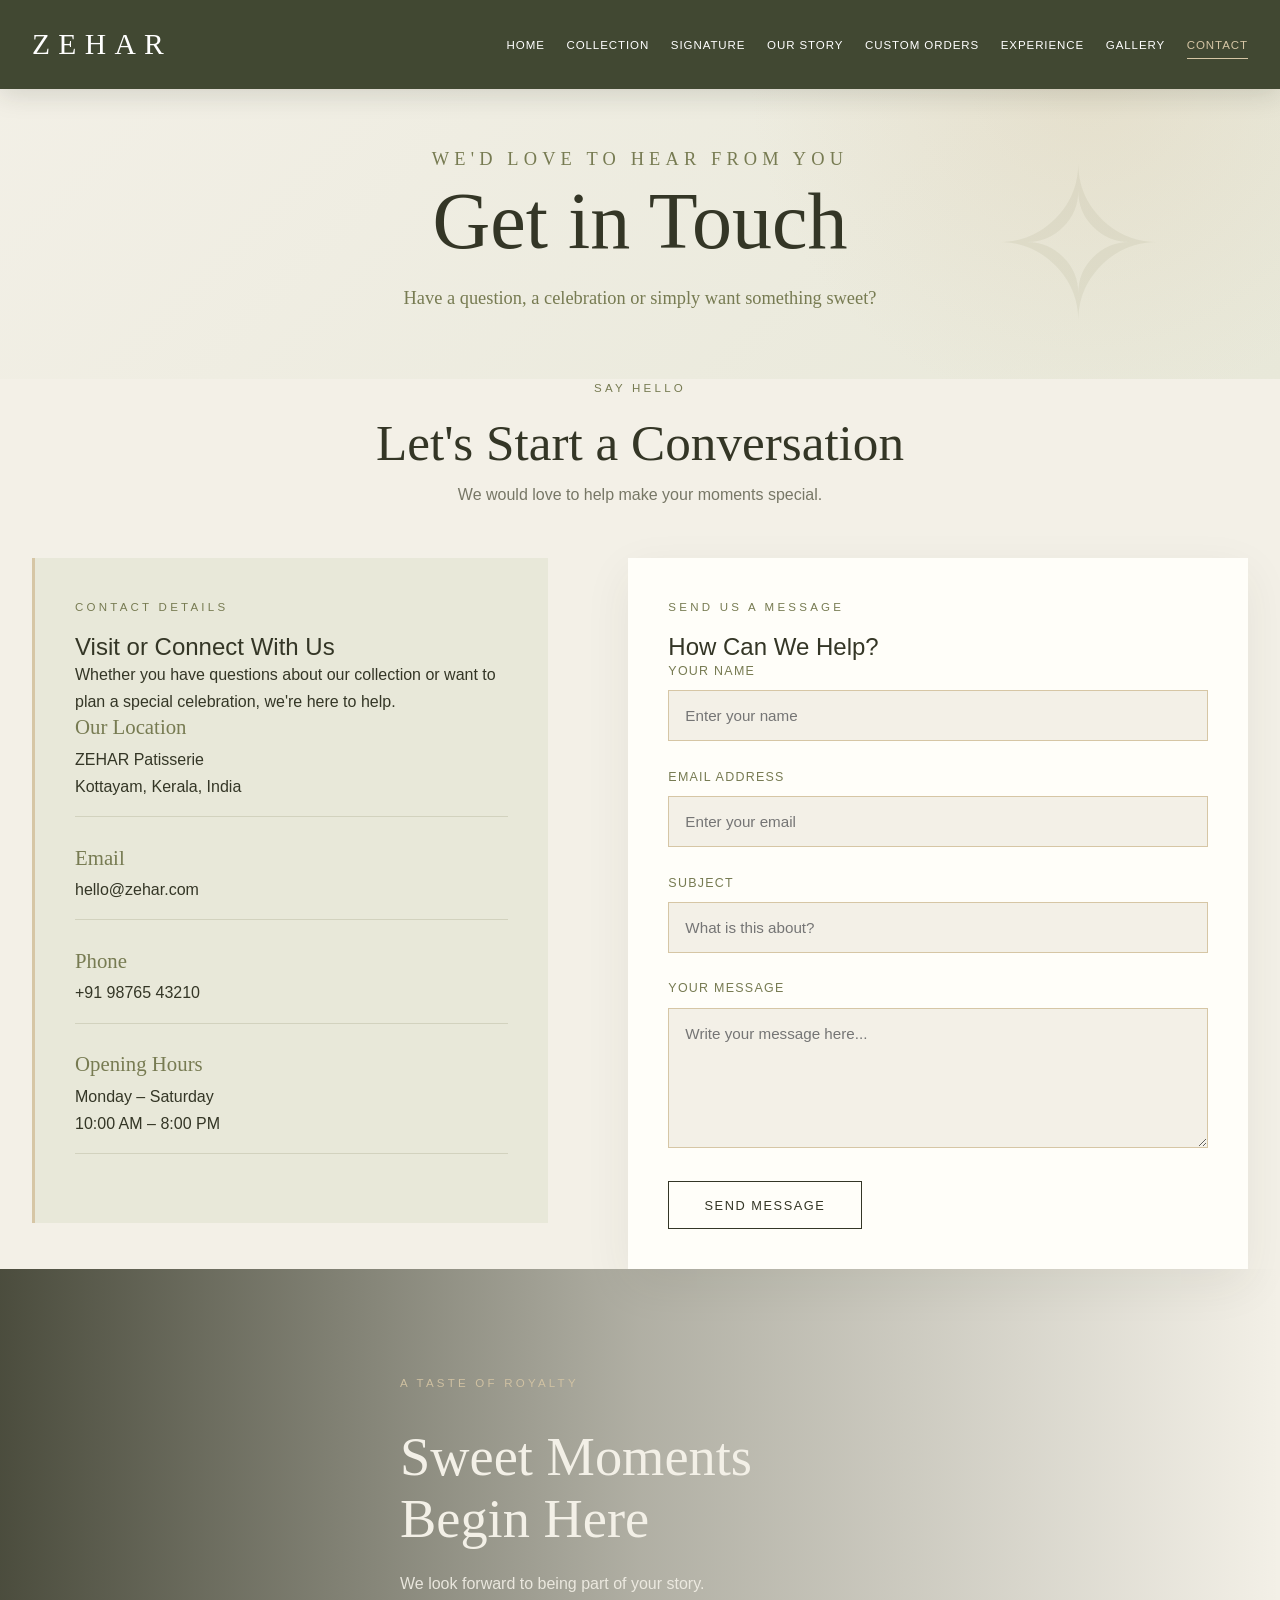
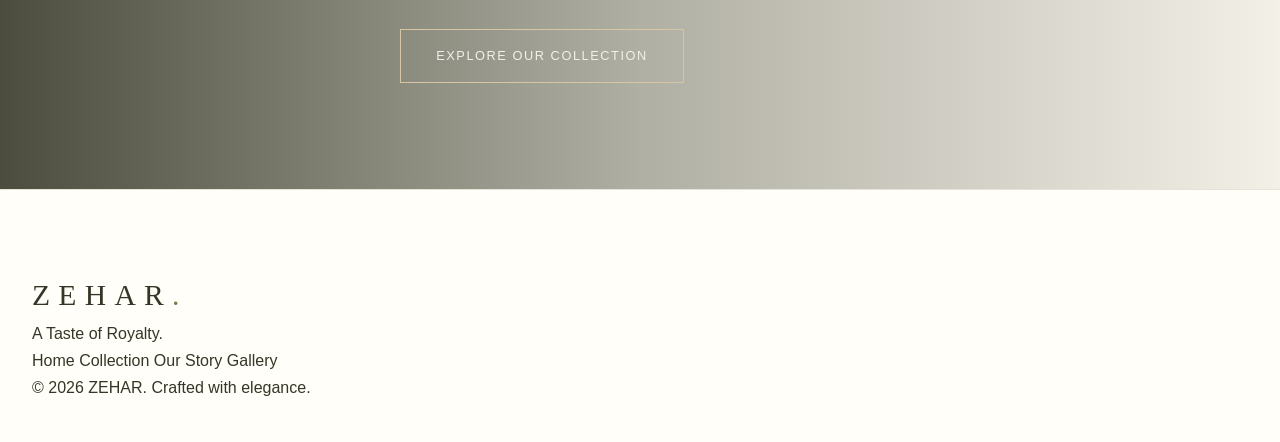
<file: contact.html>
<!DOCTYPE html>
<html lang="en">
<head>
    <meta charset="UTF-8">
    <meta name="viewport" content="width=device-width, initial-scale=1.0">
    <title>Contact | ZE­HAR</title>
    <link rel="stylesheet" href="styles.css">
</head>
<body>

    <!-- Navigation -->
    
<header class="navbar">
    <div class="nav-inner">
        <a href="index.html" class="logo">ZE<span>­</span>HAR</a>

        <nav>
            <ul class="nav-links">
                <li><a href="index.html">Home</a></li>
                <li><a href="menu.html">Collection</a></li>
                <li><a href="signature.html">Signature</a></li>
                <li><a href="about.html">Our Story</a></li>
                <li><a href="orders.html">Custom Orders</a></li>
                <li><a href="experience.html">Experience</a></li>
                <li><a href="gallery.html">Gallery</a></li>
                <li><a href="contact.html">Contact</a></li>
            </ul>
        </nav>

        <button class="nav-toggle" aria-label="Toggle menu">
            <span></span><span></span><span></span>
        </button>
    </div>
</header>


    <!-- Hero -->
    <section class="page-hero">
        <div class="container">
            <p class="section-eyebrow">We'd Love to Hear From You</p>
            <h1>Get in Touch</h1>
            <p>Have a question, a celebration or simply want something sweet?</p>
        </div>
    </section>

    <!-- Contact Section -->
    <section class="section-padding">
        <div class="container">

            <div class="section-heading">
                <p class="section-eyebrow">Say Hello</p>
                <h2>Let's Start a Conversation</h2>
                <p>We would love to help make your moments special.</p>
            </div>

            <div class="contact-grid">

                <!-- Contact Information -->
                <div class="contact-info">
                    <p class="section-eyebrow">Contact Details</p>
                    <h2>Visit or Connect With Us</h2>
                    <p>
                        Whether you have questions about our collection
                        or want to plan a special celebration, we're here
                        to help.
                    </p>

                    <div class="contact-detail">
                        <h3>Our Location</h3>
                        <p>ZE­HAR Patisserie<br>Kottayam, Kerala, India</p>
                    </div>

                    <div class="contact-detail">
                        <h3>Email</h3>
                        <p>hello@zehar.com</p>
                    </div>

                    <div class="contact-detail">
                        <h3>Phone</h3>
                        <p>+91 98765 43210</p>
                    </div>

                    <div class="contact-detail">
                        <h3>Opening Hours</h3>
                        <p>Monday – Saturday<br>10:00 AM – 8:00 PM</p>
                    </div>
                </div>

                <!-- Contact Form -->
                <div class="contact-form">
                    <p class="section-eyebrow">Send Us a Message</p>
                    <h2>How Can We Help?</h2>

                    <form data-validate>
                        <div class="form-group">
                            <label for="contact-name">Your Name</label>
                            <input type="text" id="contact-name"
                                   name="name" placeholder="Enter your name" required>
                        </div>

                        <div class="form-group">
                            <label for="contact-email">Email Address</label>
                            <input type="email" id="contact-email"
                                   name="email" placeholder="Enter your email" required>
                        </div>

                        <div class="form-group">
                            <label for="contact-subject">Subject</label>
                            <input type="text" id="contact-subject"
                                   name="subject" placeholder="What is this about?" required>
                        </div>

                        <div class="form-group">
                            <label for="contact-message">Your Message</label>
                            <textarea id="contact-message" name="message"
                                      rows="5" placeholder="Write your message here..."
                                      required></textarea>
                        </div>

                        <button type="submit" class="btn">Send Message</button>
                    </form>
                </div>

            </div>
        </div>
    </section>

    <!-- Closing Banner -->
    <section class="seasonal-banner">
        <div class="overlay"></div>
        <div class="container seasonal-content">
            <p class="section-eyebrow">A Taste of Royalty</p>
            <h2>Sweet Moments Begin Here</h2>
            <p>We look forward to being part of your story.</p>
            <a href="menu.html" class="btn">Explore Our Collection</a>
        </div>
    </section>

    <!-- Footer -->
    <footer class="footer">
        <div class="container footer-content">
            <div>
                <a href="index.html" class="logo">ZE­HAR<span>.</span></a>
                <p>A Taste of Royalty.</p>
            </div>

            <div class="footer-links">
                <a href="index.html">Home</a>
                <a href="menu.html">Collection</a>
                <a href="about.html">Our Story</a>
                <a href="gallery.html">Gallery</a>
            </div>

            <p class="copyright">
                © 2026 ZE­HAR. Crafted with elegance.
            </p>
        </div>
    </footer>

    <script src="script.js"></script>
</body>
</html>
</file>
<file: styles.css>
/* ============================================================
   ZE­HAR — Soft Organic Luxury Pastry Website
   Colour Palette
   Warm ivory: #F3F0E7
   Muted olive: #777B52
   Soft sage:   #A6AA8A
   Champagne:   #D6C6A5
   Deep moss:   #343626
   ============================================================ */

:root {
  --ivory: #F3F0E7;
  --olive: #777B52;
  --sage: #A6AA8A;
  --champagne: #D6C6A5;
  --moss: #343626;
  --white: #FFFEF9;
  --soft-shadow: 0 20px 60px rgba(52, 54, 38, 0.08);
  --transition: 0.4s cubic-bezier(0.25, 0.46, 0.45, 0.94);
}

*,
*::before,
*::after {
  margin: 0;
  padding: 0;
  box-sizing: border-box;
}

html {
  scroll-behavior: smooth;
  font-size: 16px;
}

body {
  font-family: 'DM Sans', sans-serif;
  background-color: var(--ivory);
  color: var(--moss);
  line-height: 1.7;
  overflow-x: hidden;
  -webkit-font-smoothing: antialiased;
}

img {
  max-width: 100%;
  height: auto;
  display: block;
}

a {
  text-decoration: none;
  color: inherit;
  transition: var(--transition);
}

ul {
  list-style: none;
}

.container {
  width: 100%;
  max-width: 1280px;
  margin: 0 auto;
  padding: 0 2rem;
}

/* ---------- Typography ---------- */
.font-serif {
  font-family: 'Cormorant Garamond', serif;
}

.font-display {
  font-family: 'Playfair Display', serif;
}

.font-sans {
  font-family: 'DM Sans', sans-serif;
}

h1, h2, h3, h4 {
  font-weight: 400;
  line-height: 1.15;
}

/* ---------- Buttons ---------- */
.btn {
  display: inline-flex;
  align-items: center;
  gap: 0.6rem;
  padding: 0.95rem 2.2rem;
  font-family: 'DM Sans', sans-serif;
  font-size: 0.8rem;
  font-weight: 500;
  letter-spacing: 0.12em;
  text-transform: uppercase;
  border: 1px solid var(--moss);
  background: transparent;
  color: var(--moss);
  cursor: pointer;
  transition: var(--transition);
  position: relative;
  overflow: hidden;
}

.btn::after {
  content: '';
  position: absolute;
  inset: 0;
  background: var(--moss);
  transform: scaleX(0);
  transform-origin: left;
  transition: transform 0.45s cubic-bezier(0.25, 0.46, 0.45, 0.94);
  z-index: -1;
}

.btn:hover {
  color: var(--ivory);
}

.btn:hover::after {
  transform: scaleX(1);
}

.btn-filled {
  background: var(--moss);
  color: var(--ivory);
  border-color: var(--moss);
}

.btn-filled::after {
  background: var(--olive);
}

.btn-gold {
  border-color: var(--champagne);
  color: var(--moss);
}

.btn-gold:hover {
  color: var(--moss);
}

.btn-gold::after {
  background: var(--champagne);
}

/* ---------- Elegant thin separators ---------- */
.separator {
  width: 60px;
  height: 1px;
  background: var(--champagne);
  margin: 1.5rem 0;
}

.separator-center {
  margin-left: auto;
  margin-right: auto;
}

/* ---------- Navigation ---------- */

.navbar {
    position: fixed;
    top: 0;
    left: 0;
    width: 100%;
    z-index: 1000;
    padding: 1.2rem 0;
    transition: var(--transition);
    background-color: #414832 !important;
    box-shadow: 0 5px 25px rgba(35,40,28,.15);
}

.navbar.scrolled {
    background-color: #414832 !important;
    backdrop-filter: blur(12px);
    padding: 1rem 0;
}


.nav-inner {
  display: flex;
  align-items: center;
  justify-content: space-between;
  max-width: 1280px;
  margin: 0 auto;
  padding: 0 2rem;
}

.logo {
  font-family: 'Cormorant Garamond', serif;
  font-size: 1.85rem;
  font-weight: 500;
  letter-spacing: 0.28em;
  color: var(--moss);
  text-transform: uppercase;
}

.logo span {
  color: var(--olive);
}

.nav-links {
  display: flex;
  align-items: center;
  gap: 2.4rem;
}

.nav-links a {
  font-size: 0.78rem;
  font-weight: 500;
  letter-spacing: 0.14em;
  text-transform: uppercase;
  color: var(--moss);
  position: relative;
  padding: 0.25rem 0;
}

.nav-links a::after {
  content: '';
  position: absolute;
  bottom: 0;
  left: 0;
  width: 0;
  height: 1px;
  background: var(--olive);
  transition: width 0.35s ease;
}

.nav-links a:hover::after,
.nav-links a.active::after {
  width: 100%;
}

.nav-links a.active {
  color: var(--olive);
}

.nav-toggle {
  display: none;
  flex-direction: column;
  gap: 6px;
  background: none;
  border: none;
  cursor: pointer;
  padding: 4px;
}

.nav-toggle span {
  display: block;
  width: 24px;
  height: 1.5px;
  background: var(--moss);
  transition: var(--transition);
}

/* ---------- Hero ---------- */
.hero {
  min-height: 100vh;
  display: flex;
  align-items: center;
  position: relative;
  padding: 8rem 0 5rem;
  overflow: hidden;
}

.hero-content {
  display: grid;
  grid-template-columns: 1.1fr 0.9fr;
  gap: 4rem;
  align-items: center;
  width: 100%;
}

.hero-text {
  position: relative;
  z-index: 2;
}

.hero-eyebrow {
  font-size: 0.75rem;
  letter-spacing: 0.3em;
  text-transform: uppercase;
  color: var(--olive);
  margin-bottom: 1.5rem;
  display: flex;
  align-items: center;
  gap: 1rem;
}

.hero-eyebrow::before {
  content: '';
  width: 40px;
  height: 1px;
  background: var(--champagne);
}

.hero-title {
  font-family: 'Cormorant Garamond', serif;
  font-size: clamp(4.5rem, 12vw, 9.5rem);
  font-weight: 400;
  line-height: 0.9;
  letter-spacing: -0.02em;
  color: var(--moss);
  margin-bottom: 1.5rem;
}

.hero-title span {
  display: block;
  font-style: italic;
  color: var(--olive);
}

.hero-tagline {
  font-family: 'Playfair Display', serif;
  font-size: 1.35rem;
  font-weight: 400;
  color: var(--olive);
  margin-bottom: 2.5rem;
  letter-spacing: 0.04em;
}

.hero-desc {
  max-width: 380px;
  font-size: 0.95rem;
  color: var(--moss);
  opacity: 0.85;
  margin-bottom: 2.8rem;
}

.hero-image-wrap {
  position: relative;
  height: 70vh;
  max-height: 720px;
}

.hero-image {
  width: 100%;
  height: 100%;
  object-fit: cover;
  border-radius: 2px;
  box-shadow: var(--soft-shadow);
}

/* Arch-shaped frame for Arabic influence */
.arch-frame {
  position: relative;
  overflow: hidden;
  border-radius: 50% 50% 4px 4px / 30% 30% 4px 4px;
}

.arch-frame::before {
  content: '';
  position: absolute;
  inset: 0;
  border: 1px solid rgba(214, 198, 165, 0.5);
  border-radius: inherit;
  pointer-events: none;
  z-index: 2;
}

.hero-decor {
  position: absolute;
  bottom: -30px;
  left: -40px;
  width: 180px;
  height: 180px;
  border: 1px solid var(--champagne);
  border-radius: 50%;
  z-index: -1;
  opacity: 0.6;
}

/* ---------- Section common ---------- */
.section {
  padding: 7rem 0;
}

.section-header {
  text-align: center;
  max-width: 640px;
  margin: 0 auto 4.5rem;
}

.section-eyebrow {
  font-size: 0.72rem;
  letter-spacing: 0.28em;
  text-transform: uppercase;
  color: var(--olive);
  margin-bottom: 1rem;
}

.section-title {
  font-family: 'Cormorant Garamond', serif;
  font-size: clamp(2.4rem, 5vw, 3.6rem);
  color: var(--moss);
  margin-bottom: 1.2rem;
}

.section-desc {
  font-size: 0.95rem;
  color: var(--moss);
  opacity: 0.8;
  max-width: 480px;
  margin: 0 auto;
}

/* ---------- Introduction / About split ---------- */
.intro-grid {
  display: grid;
  grid-template-columns: 1fr 1fr;
  gap: 5rem;
  align-items: center;
}

.intro-image {
  position: relative;
}

.intro-image img {
  width: 100%;
  height: 560px;
  object-fit: cover;
  box-shadow: var(--soft-shadow);
}

.intro-image .frame-detail {
  position: absolute;
  top: -20px;
  right: -20px;
  width: 100%;
  height: 100%;
  border: 1px solid var(--champagne);
  z-index: -1;
}

.intro-content h2 {
  font-family: 'Cormorant Garamond', serif;
  font-size: clamp(2.2rem, 4vw, 3.2rem);
  margin-bottom: 1.5rem;
  color: var(--moss);
}

.intro-content p {
  margin-bottom: 1.4rem;
  font-size: 0.98rem;
  opacity: 0.9;
}

.intro-content .btn {
  margin-top: 1rem;
}

/* ---------- Signature Collection (3-col) ---------- */
.collection-grid {
  display: grid;
  grid-template-columns: repeat(3, 1fr);
  gap: 2.5rem;
}

.collection-card {
  position: relative;
}

.collection-card .img-wrap {
  overflow: hidden;
  margin-bottom: 1.5rem;
  position: relative;
}

.collection-card img {
  width: 100%;
  height: 380px;
  object-fit: cover;
  transition: transform 0.7s cubic-bezier(0.25, 0.46, 0.45, 0.94);
}

.collection-card:hover img {
  transform: scale(1.05);
}

.collection-card .card-label {
  position: absolute;
  top: 1.2rem;
  left: 1.2rem;
  background: var(--ivory);
  padding: 0.35rem 0.9rem;
  font-size: 0.65rem;
  letter-spacing: 0.15em;
  text-transform: uppercase;
  color: var(--olive);
}

.collection-card h3 {
  font-family: 'Playfair Display', serif;
  font-size: 1.35rem;
  margin-bottom: 0.5rem;
  color: var(--moss);
}

.collection-card p {
  font-size: 0.88rem;
  opacity: 0.75;
  margin-bottom: 1rem;
}

.collection-card .price {
  font-family: 'Cormorant Garamond', serif;
  font-size: 1.2rem;
  color: var(--olive);
}

/* ---------- Seasonal Banner ---------- */
.seasonal-banner {
  position: relative;
  min-height: 520px;
  display: flex;
  align-items: center;
  overflow: hidden;
}

.seasonal-banner img {
  position: absolute;
  inset: 0;
  width: 100%;
  height: 100%;
  object-fit: cover;
}

.seasonal-banner .overlay {
  position: absolute;
  inset: 0;
  background: linear-gradient(90deg, rgba(243, 240, 231, 0.92) 0%, rgba(243, 240, 231, 0.4) 55%, transparent 100%);
}

.seasonal-content {
  position: relative;
  z-index: 2;
  max-width: 480px;
  padding: 4rem 0;
}

.seasonal-content h2 {
  font-family: 'Cormorant Garamond', serif;
  font-size: clamp(2.4rem, 4.5vw, 3.4rem);
  margin-bottom: 1.2rem;
  color: var(--moss);
}

.seasonal-content p {
  margin-bottom: 2rem;
  opacity: 0.9;
}

/* ---------- Custom Cakes Section ---------- */
.custom-section {
  background: var(--white);
}

.custom-grid {
  display: grid;
  grid-template-columns: 0.9fr 1.1fr;
  gap: 5rem;
  align-items: center;
}

.custom-content h2 {
  font-family: 'Cormorant Garamond', serif;
  font-size: clamp(2.2rem, 4vw, 3.2rem);
  margin-bottom: 1.5rem;
}

.custom-features {
  margin: 2rem 0 2.5rem;
}

.custom-features li {
  display: flex;
  align-items: flex-start;
  gap: 1rem;
  margin-bottom: 1.1rem;
  font-size: 0.95rem;
}

.custom-features li::before {
  content: '';
  width: 8px;
  height: 8px;
  border: 1px solid var(--olive);
  border-radius: 50%;
  margin-top: 0.45rem;
  flex-shrink: 0;
}

.custom-image {
  position: relative;
}

.custom-image img {
  width: 100%;
  height: 520px;
  object-fit: cover;
  box-shadow: var(--soft-shadow);
}

/* ---------- Stats ---------- */
.stats-section {
  background: var(--moss);
  color: var(--ivory);
  padding: 5rem 0;
}

.stats-grid {
  display: grid;
  grid-template-columns: repeat(4, 1fr);
  gap: 2rem;
  text-align: center;
}

.stat-item h3 {
  font-family: 'Cormorant Garamond', serif;
  font-size: 3.2rem;
  color: var(--champagne);
  margin-bottom: 0.4rem;
  font-weight: 400;
}

.stat-item p {
  font-size: 0.8rem;
  letter-spacing: 0.15em;
  text-transform: uppercase;
  opacity: 0.8;
}

/* ---------- Footer ---------- */
.footer {
  background: var(--white);
  padding: 5rem 0 2.5rem;
  border-top: 1px solid rgba(166, 170, 138, 0.3);
}

.footer-grid {
  display: grid;
  grid-template-columns: 1.4fr 1fr 1fr 1fr;
  gap: 3rem;
  margin-bottom: 4rem;
}

.footer-brand .logo {
  margin-bottom: 1.2rem;
  display: inline-block;
}

.footer-brand p {
  font-size: 0.9rem;
  opacity: 0.75;
  max-width: 280px;
  margin-bottom: 1.5rem;
}

.social-links {
  display: flex;
  gap: 1.2rem;
}

.social-links a {
  width: 38px;
  height: 38px;
  border: 1px solid var(--champagne);
  display: flex;
  align-items: center;
  justify-content: center;
  border-radius: 50%;
  font-size: 0.85rem;
  color: var(--moss);
  transition: var(--transition);
}

.social-links a:hover {
  background: var(--moss);
  color: var(--ivory);
  border-color: var(--moss);
}

.footer-col h4 {
  font-family: 'Playfair Display', serif;
  font-size: 1.05rem;
  margin-bottom: 1.4rem;
  color: var(--moss);
}

.footer-col ul li {
  margin-bottom: 0.7rem;
}

.footer-col a {
  font-size: 0.88rem;
  opacity: 0.75;
}

.footer-col a:hover {
  opacity: 1;
  color: var(--olive);
}

.footer-bottom {
  display: flex;
  justify-content: space-between;
  align-items: center;
  padding-top: 2rem;
  border-top: 1px solid rgba(166, 170, 138, 0.25);
  font-size: 0.8rem;
  opacity: 0.65;
}

/* ---------- Page Hero (inner pages) ---------- */
.page-hero {
  padding: 10rem 0 5rem;
  text-align: center;
  position: relative;
}

.page-hero h1 {
  font-family: 'Cormorant Garamond', serif;
  font-size: clamp(3rem, 7vw, 5rem);
  color: var(--moss);
  margin-bottom: 1rem;
}

.page-hero p {
  font-family: 'Playfair Display', serif;
  font-size: 1.15rem;
  color: var(--olive);
  max-width: 520px;
  margin: 0 auto;
}

/* ---------- Menu / Collection filters ---------- */
.filter-bar {
  display: flex;
  justify-content: center;
  flex-wrap: wrap;
  gap: 0.8rem;
  margin-bottom: 3.5rem;
}

.filter-btn {
  padding: 0.55rem 1.4rem;
  font-size: 0.75rem;
  letter-spacing: 0.12em;
  text-transform: uppercase;
  background: transparent;
  border: 1px solid var(--sage);
  color: var(--moss);
  cursor: pointer;
  transition: var(--transition);
  font-family: 'DM Sans', sans-serif;
}

.filter-btn:hover,
.filter-btn.active {
  background: var(--moss);
  color: var(--ivory);
  border-color: var(--moss);
}

.menu-grid {
  display: grid;
  grid-template-columns: repeat(auto-fill, minmax(280px, 1fr));
  gap: 2.5rem;
}

.menu-card {
  background: var(--white);
  transition: var(--transition);
}

.menu-card:hover {
  box-shadow: var(--soft-shadow);
}

.menu-card .img-wrap {
  overflow: hidden;
  height: 260px;
}

.menu-card img {
  width: 100%;
  height: 100%;
  object-fit: cover;
  transition: transform 0.6s ease;
}

.menu-card:hover img {
  transform: scale(1.06);
}

.menu-card-body {
  padding: 1.5rem 1.4rem 1.8rem;
}

.menu-card-body h3 {
  font-family: 'Playfair Display', serif;
  font-size: 1.2rem;
  margin-bottom: 0.4rem;
}

.menu-card-body .category {
  font-size: 0.7rem;
  letter-spacing: 0.12em;
  text-transform: uppercase;
  color: var(--olive);
  margin-bottom: 0.6rem;
}

.menu-card-body p {
  font-size: 0.88rem;
  opacity: 0.75;
  margin-bottom: 1rem;
}

.menu-card-body .price {
  font-family: 'Cormorant Garamond', serif;
  font-size: 1.25rem;
  color: var(--olive);
}

/* ---------- Gallery ---------- */
.gallery-grid {
  display: grid;
  grid-template-columns: repeat(12, 1fr);
  grid-auto-rows: 220px;
  gap: 1.2rem;
}

.gallery-item {
  position: relative;
  overflow: hidden;
  cursor: pointer;
}

.gallery-item img {
  width: 100%;
  height: 100%;
  object-fit: cover;
  transition: transform 0.7s ease;
}

.gallery-item:hover img {
  transform: scale(1.08);
}

.gallery-item:nth-child(1) { grid-column: span 5; grid-row: span 2; }
.gallery-item:nth-child(2) { grid-column: span 4; grid-row: span 1; }
.gallery-item:nth-child(3) { grid-column: span 3; grid-row: span 1; }
.gallery-item:nth-child(4) { grid-column: span 3; grid-row: span 2; }
.gallery-item:nth-child(5) { grid-column: span 4; grid-row: span 1; }
.gallery-item:nth-child(6) { grid-column: span 5; grid-row: span 1; }
.gallery-item:nth-child(7) { grid-column: span 4; grid-row: span 2; }
.gallery-item:nth-child(8) { grid-column: span 4; grid-row: span 1; }
.gallery-item:nth-child(9) { grid-column: span 4; grid-row: span 1; }

.gallery-overlay {
  position: absolute;
  inset: 0;
  background: rgba(52, 54, 38, 0.35);
  display: flex;
  align-items: center;
  justify-content: center;
  opacity: 0;
  transition: opacity 0.4s ease;
}

.gallery-item:hover .gallery-overlay {
  opacity: 1;
}

.gallery-overlay span {
  color: var(--ivory);
  font-family: 'Playfair Display', serif;
  font-size: 1.1rem;
  letter-spacing: 0.05em;
}

/* Lightbox */
.lightbox {
  position: fixed;
  inset: 0;
  background: rgba(52, 54, 38, 0.92);
  z-index: 2000;
  display: flex;
  align-items: center;
  justify-content: center;
  opacity: 0;
  visibility: hidden;
  transition: var(--transition);
}

.lightbox.active {
  opacity: 1;
  visibility: visible;
}

.lightbox img {
  max-width: 90vw;
  max-height: 85vh;
  object-fit: contain;
  box-shadow: 0 30px 80px rgba(0,0,0,0.4);
}

.lightbox-close {
  position: absolute;
  top: 2rem;
  right: 2rem;
  background: none;
  border: none;
  color: var(--ivory);
  font-size: 2rem;
  cursor: pointer;
  line-height: 1;
}

/* ---------- Forms ---------- */
.form-section {
  max-width: 720px;
  margin: 0 auto;
}

.form-group {
  margin-bottom: 1.6rem;
}

.form-group label {
  display: block;
  font-size: 0.78rem;
  letter-spacing: 0.1em;
  text-transform: uppercase;
  color: var(--olive);
  margin-bottom: 0.5rem;
}

.form-group input,
.form-group select,
.form-group textarea {
  width: 100%;
  padding: 0.95rem 1.1rem;
  font-family: 'DM Sans', sans-serif;
  font-size: 0.95rem;
  border: 1px solid var(--sage);
  background: var(--white);
  color: var(--moss);
  transition: border-color 0.3s ease;
  outline: none;
}

.form-group input:focus,
.form-group select:focus,
.form-group textarea:focus {
  border-color: var(--olive);
}

.form-group textarea {
  min-height: 140px;
  resize: vertical;
}

.form-row {
  display: grid;
  grid-template-columns: 1fr 1fr;
  gap: 1.5rem;
}

.form-message {
  margin-top: 1.2rem;
  padding: 1rem;
  font-size: 0.9rem;
  display: none;
}

.form-message.success {
  display: block;
  background: rgba(166, 170, 138, 0.2);
  color: var(--moss);
  border: 1px solid var(--sage);
}

.form-message.error {
  display: block;
  background: rgba(180, 80, 80, 0.1);
  color: #8b3a3a;
  border: 1px solid #c99;
}

/* ---------- Experience / Timeline ---------- */
.experience-grid {
  display: grid;
  grid-template-columns: repeat(3, 1fr);
  gap: 2.5rem;
}

.exp-card {
  text-align: center;
  padding: 2.5rem 1.8rem;
  background: var(--white);
  transition: var(--transition);
}

.exp-card:hover {
  box-shadow: var(--soft-shadow);
  transform: translateY(-6px);
}

.exp-card .icon {
  width: 56px;
  height: 56px;
  margin: 0 auto 1.5rem;
  border: 1px solid var(--champagne);
  border-radius: 50%;
  display: flex;
  align-items: center;
  justify-content: center;
  font-size: 1.3rem;
  color: var(--olive);
}

.exp-card h3 {
  font-family: 'Playfair Display', serif;
  font-size: 1.25rem;
  margin-bottom: 0.8rem;
}

.exp-card p {
  font-size: 0.9rem;
  opacity: 0.8;
}

/* ---------- About story ---------- */
.story-block {
  display: grid;
  grid-template-columns: 1fr 1fr;
  gap: 4rem;
  align-items: center;
  margin-bottom: 5rem;
}

.story-block.reverse {
  direction: rtl;
}

.story-block.reverse > * {
  direction: ltr;
}

.story-block img {
  width: 100%;
  height: 420px;
  object-fit: cover;
  box-shadow: var(--soft-shadow);
}

.story-text h3 {
  font-family: 'Cormorant Garamond', serif;
  font-size: 2rem;
  margin-bottom: 1.2rem;
}

.story-text p {
  margin-bottom: 1rem;
  opacity: 0.9;
}

/* ---------- Contact info ---------- */
.contact-grid {
  display: grid;
  grid-template-columns: 1fr 1.2fr;
  gap: 5rem;
}

.contact-info h3 {
  font-family: 'Cormorant Garamond', serif;
  font-size: 1.8rem;
  margin-bottom: 1.5rem;
}

.contact-detail {
  margin-bottom: 1.8rem;
}

.contact-detail h4 {
  font-size: 0.75rem;
  letter-spacing: 0.15em;
  text-transform: uppercase;
  color: var(--olive);
  margin-bottom: 0.4rem;
}

.contact-detail p {
  font-size: 1rem;
}

/* ---------- Geometric pattern (subtle Arabic influence) ---------- */
.pattern-bg {
  position: relative;
}

.pattern-bg::before {
  content: '';
  position: absolute;
  top: 0;
  right: 0;
  width: 280px;
  height: 280px;
  background-image: url("data:image/svg+xml,%3Csvg width='60' height='60' viewBox='0 0 60 60' xmlns='http://www.w3.org/2000/svg'%3E%3Cg fill='none' fill-rule='evenodd'%3E%3Cg fill='%23D6C6A5' fill-opacity='0.25'%3E%3Cpath d='M36 34v-4h-2v4h-4v2h4v4h2v-4h4v-2h-4zm0-30V0h-2v4h-4v2h4v4h2V6h4V4h-4zM6 34v-4H4v4H0v2h4v4h2v-4h4v-2H6zM6 4V0H4v4H0v2h4v4h2V6h4V4H6z'/%3E%3C/g%3E%3C/g%3E%3C/svg%3E");
  opacity: 0.4;
  pointer-events: none;
  z-index: 0;
}

/* ---------- Utility ---------- */
.text-center { text-align: center; }
.mt-2 { margin-top: 2rem; }
.mb-2 { margin-bottom: 2rem; }

/* ---------- Responsive ---------- */
@media (max-width: 1024px) {
  .hero-content {
    grid-template-columns: 1fr;
    gap: 3rem;
  }

  .hero-image-wrap {
    height: 50vh;
    max-height: 480px;
    order: -1;
  }

  .intro-grid,
  .custom-grid,
  .story-block,
  .contact-grid {
    grid-template-columns: 1fr;
    gap: 3rem;
  }

  .story-block.reverse {
    direction: ltr;
  }

  .collection-grid,
  .experience-grid {
    grid-template-columns: 1fr 1fr;
  }

  .stats-grid {
    grid-template-columns: 1fr 1fr;
    gap: 2.5rem;
  }

  .footer-grid {
    grid-template-columns: 1fr 1fr;
  }

  .gallery-grid {
    grid-template-columns: repeat(6, 1fr);
  }

  .gallery-item:nth-child(n) {
    grid-column: span 3;
    grid-row: span 1;
  }

  .gallery-item:nth-child(1),
  .gallery-item:nth-child(4),
  .gallery-item:nth-child(7) {
    grid-column: span 6;
    grid-row: span 2;
  }
}

@media (max-width: 768px) {
  .nav-links {
    position: fixed;
    top: 0;
    right: -100%;
    width: 280px;
    height: 100vh;
    background: var(--ivory);
    flex-direction: column;
    padding: 6rem 2.5rem 2rem;
    gap: 1.8rem;
    box-shadow: -10px 0 40px rgba(52, 54, 38, 0.1);
    transition: right 0.4s ease;
    z-index: 999;
  }

  .nav-links.open {
    right: 0;
  }

  .nav-toggle {
    display: flex;
    z-index: 1001;
  }

  .nav-toggle.active span:nth-child(1) {
    transform: translateY(7.5px) rotate(45deg);
  }

  .nav-toggle.active span:nth-child(2) {
    opacity: 0;
  }

  .nav-toggle.active span:nth-child(3) {
    transform: translateY(-7.5px) rotate(-45deg);
  }

  .hero-title {
    font-size: clamp(3.5rem, 15vw, 5.5rem);
  }

  .collection-grid,
  .experience-grid,
  .stats-grid {
    grid-template-columns: 1fr;
  }

  .footer-grid {
    grid-template-columns: 1fr;
    gap: 2.5rem;
  }

  .footer-bottom {
    flex-direction: column;
    gap: 1rem;
    text-align: center;
  }

  .form-row {
    grid-template-columns: 1fr;
  }

  .gallery-grid {
    grid-template-columns: 1fr 1fr;
  }

  .gallery-item:nth-child(n) {
    grid-column: span 1 !important;
    grid-row: span 1 !important;
  }

  .gallery-item:nth-child(odd) {
    grid-column: span 2 !important;
  }

  .section {
    padding: 4.5rem 0;
  }

  .page-hero {
    padding: 8rem 0 3.5rem;
  }
}

@media (max-width: 480px) {
  .container {
    padding: 0 1.25rem;
  }

  .hero {
    padding: 7rem 0 3rem;
  }

  .btn {
    padding: 0.85rem 1.6rem;
    font-size: 0.75rem;
  }
}

/* ===== ZE­HAR COLLECTION COLOUR ENHANCEMENTS ===== */

/* Collection page background */
.page-hero {
    background: linear-gradient(
        135deg,
        #F3F0E7,
        #E8E8D9,
        #F3F0E7
    );
}

/* Filter buttons */
.filter-btn {
    border-color: var(--champagne);
    background: rgba(166, 170, 138, 0.12);
}

.filter-btn:hover,
.filter-btn.active {
    background: var(--olive);
    border-color: var(--olive);
    color: var(--white);
}

/* Product cards */
.menu-card {
    background: #EAEADD;
    border: 1px solid rgba(166, 170, 138, 0.3);
    transition: var(--transition);
}

.menu-card:hover {
    background: var(--white);
    transform: translateY(-7px);
    box-shadow: 0 18px 40px rgba(52, 54, 38, 0.13);
}

/* Product details */
.menu-card-body {
    padding: 1.6rem;
}

.menu-card-body .category {
    color: var(--olive);
    font-weight: 600;
}

.menu-card-body h3 {
    color: var(--moss);
}

/* Product prices */
.menu-card-body .price {
    display: inline-block;
    color: var(--white);
    background: var(--olive);
    padding: 5px 16px;
    font-size: 1.15rem;
    margin-top: 5px;
}

/* Product image hover */
.menu-card img {
    transition: transform 0.7s ease;
}

.menu-card:hover img {
    transform: scale(1.06);
}

/* Seasonal banner */
.seasonal-banner .overlay {
    background: linear-gradient(
        90deg,
        rgba(52, 54, 38, 0.88),
        rgba(52, 54, 38, 0.35),
        transparent
    );
}

.seasonal-content h2,
.seasonal-content p {
    color: var(--ivory);
}

.seasonal-content .section-eyebrow {
    color: var(--champagne);
}

.seasonal-content .btn {
    border-color: var(--champagne);
    color: var(--ivory);
}

.seasonal-content .btn:hover {
    color: var(--moss);
}

.seasonal-content .btn::after {
    background: var(--champagne);
}

/* Subtle gold details */
.menu-card .img-wrap {
    border-bottom: 2px solid var(--champagne);
}

/* Mobile spacing */
@media (max-width: 768px) {
    .menu-card-body {
        padding: 1.3rem;
    }
}

/* ===== ZE­HAR INNER PAGE ENHANCEMENTS ===== */

/* Experience page */
.intro-image img,
.story-image img {
    width: 100%;
    height: 500px;
    object-fit: cover;
    box-shadow: 18px 18px 0 var(--champagne);
}

.experience-grid {
    gap: 2rem;
}

.exp-card {
    padding: 0;
    background: var(--white);
    text-align: center;
    overflow: hidden;
    border: 1px solid rgba(166,170,138,.35);
}

.exp-card img {
    width: 100%;
    height: 280px;
    object-fit: cover;
    transition: transform .7s ease;
}

.exp-card:hover img {
    transform: scale(1.06);
}

.exp-card-content {
    padding: 1.8rem;
}

.exp-card h3 {
    color: var(--moss);
    font-size: 1.5rem;
}

/* Gallery page */
.gallery-grid {
    gap: 1.1rem;
}

.gallery-item {
    background: var(--sage);
}

.gallery-item img {
    filter: saturate(.85);
}

.gallery-item:hover img {
    filter: saturate(1.1);
}

.filter-bar {
    margin-bottom: 3rem;
}

/* Contact page */
.contact-grid {
    align-items: start;
    gap: 5rem;
}

.contact-info {
    padding: 2.5rem;
    background: #E8E8D9;
    border-left: 3px solid var(--champagne);
}

.contact-detail {
    padding-bottom: 1rem;
    border-bottom: 1px solid rgba(119,123,82,.2);
}

.contact-detail h3 {
    font-size: 1.3rem;
    color: var(--olive);
    margin-bottom: .4rem;
}

.contact-form {
    padding: 2.5rem;
    background: var(--white);
    box-shadow: 0 15px 45px rgba(52,54,38,.07);
}

.contact-form input,
.contact-form textarea {
    background: var(--ivory);
    border: 1px solid var(--champagne);
    padding: 1rem;
    width: 100%;
}

.contact-form input:focus,
.contact-form textarea:focus {
    outline: none;
    border-color: var(--olive);
}

/* Inner page headings */
.page-hero {
    position: relative;
    overflow: hidden;
    background:
        radial-gradient(circle at 85% 20%, rgba(214,198,165,.3), transparent 30%),
        linear-gradient(135deg, #F3F0E7, #E8E8D9);
}

.page-hero::after {
    content: "✧";
    position: absolute;
    right: 9%;
    bottom: -45px;
    font-size: 13rem;
    color: rgba(119,123,82,.09);
    pointer-events: none;
}

@media(max-width:768px) {
    .intro-image img,
    .story-image img {
        height: 320px;
    }

    .exp-card img {
        height: 230px;
    }

    .contact-info,
    .contact-form {
        padding: 1.5rem;
    }
}

/* ===== FINAL NAVIGATION FIX ===== */

.navbar {
    background: rgba(243, 240, 231, 0.97);
    box-shadow: 0 3px 20px rgba(52, 54, 38, 0.05);
}

.nav-inner {
    display: flex;
    align-items: center;
    justify-content: space-between;
}

.nav-inner nav {
    margin-left: auto;
}

.nav-links {
    display: flex;
    flex-direction: row;
    align-items: center;
    justify-content: flex-end;
    gap: 1.35rem;
    list-style: none;
    margin: 0;
    padding: 0;
}

.nav-links li {
    list-style: none;
}

.nav-links a {
    display: inline-block;
    white-space: nowrap;
    font-size: 0.72rem;
    letter-spacing: 0.08em;
}

.nav-toggle {
    display: none;
    margin-left: 1.5rem;
}

@media (max-width: 1050px) {
    .nav-links {
        gap: .8rem;
    }

    .nav-links a {
        font-size: .65rem;
    }
}

@media (max-width: 768px) {
    .nav-inner {
        justify-content: space-between;
    }

    .nav-inner nav {
        margin-left: 0;
    }

    .nav-links {
        position: fixed;
        top: 0;
        right: -100%;
        width: 280px;
        height: 100vh;
        background: var(--ivory);
        flex-direction: column;
        align-items: flex-start;
        justify-content: flex-start;
        padding: 6rem 2rem 2rem;
        gap: 1.5rem;
        transition: right .4s ease;
        z-index: 999;
    }

    .nav-links.open {
        right: 0;
    }

    .nav-toggle {
        display: flex;
        z-index: 1001;
    }
}

/* ===== GALLERY POLISH ===== */

.gallery-grid {
    margin-top: 2.5rem;
    grid-auto-rows: 240px;
    gap: 1rem;
}

.gallery-item {
    border-radius: 3px;
}

.gallery-item::after {
    content: "";
    position: absolute;
    inset: 0;
    background: linear-gradient(transparent 65%, rgba(52,54,38,.18));
    pointer-events: none;
}

.section-heading {
    text-align: center;
    max-width: 700px;
    margin: 0 auto 3rem;
}

.section-heading h2 {
    font-family: 'Cormorant Garamond', serif;
    font-size: clamp(2.5rem, 4vw, 3.8rem);
    color: var(--moss);
    margin: .5rem 0;
}

.section-heading > p:last-child {
    color: #777766;
    line-height: 1.8;
}

/* ===== GALLERY EDITORIAL DESIGN ===== */

.gallery-intro {
    text-align: center !important;
    max-width: 750px;
    margin: 0 auto 45px;
    padding: 0 20px;
}

.gallery-intro .section-eyebrow {
    color: var(--olive);
    letter-spacing: 4px;
    font-size: 12px;
    margin-bottom: 15px;
}

.gallery-intro h2 {
    font-family: 'Cormorant Garamond', serif !important;
    font-size: clamp(42px, 5vw, 64px) !important;
    font-weight: 400;
    line-height: 1.1;
    color: var(--moss);
    margin-bottom: 15px;
}

.gallery-intro p:last-child {
    font-family: 'Cormorant Garamond', serif;
    font-size: 19px;
    color: #777766;
    line-height: 1.6;
}

.gallery-grid {
    margin-top: 45px;
}

.filter-bar {
    justify-content: center;
    margin-bottom: 35px;
}

/* Reduce excessive hero spacing */
.page-hero {
    padding-top: 9rem;
    padding-bottom: 4rem;
}

@media(max-width:768px) {
    .gallery-intro h2 {
        font-size: 42px !important;
    }

    .gallery-intro p:last-child {
        font-size: 17px;
    }
}

/* ===== ZE­HAR GREEN NAVIGATION BAR ===== */

.navbar {
    background: #414832 !important;
    padding: 1.2rem 0;
    box-shadow: 0 5px 25px rgba(35, 40, 28, 0.15);
}

.navbar.scrolled {
    background: #414832 !important;
}

.navbar .logo {
    color: #F3F0E7 !important;
}

.navbar .logo span {
    color: #D6C6A5 !important;
}

.nav-links a {
    color: #F3F0E7 !important;
}

.nav-links a:hover,
.nav-links a.active {
    color: #D6C6A5 !important;
}

.nav-links a::after {
    background: #D6C6A5 !important;
}

.nav-toggle span {
    background: #F3F0E7 !important;
}

/* Mobile navigation */
@media(max-width:768px) {
    .nav-links {
        background: #414832 !important;
    }

    .nav-toggle {
        background: transparent;
    }
}

/* White navbar text */
.navbar .logo,
.navbar .logo span,
.navbar .nav-links a {
    color: #FFFFFF !important;
}

/* Gold hover and active effect */
.navbar .nav-links a:hover,
.navbar .nav-links a.active {
    color: #D6C6A5 !important;
}

.navbar .nav-links a::after {
    background: #D6C6A5 !important;
}

/* White mobile menu icon */
.navbar .nav-toggle span {
    background: #FFFFFF !important;
}

/* White text in mobile menu */
@media (max-width: 768px) {
    .navbar .nav-links {
        background: #414832 !important;
    }

    .navbar .nav-links a {
        color: #FFFFFF !important;
    }
}
</file>
